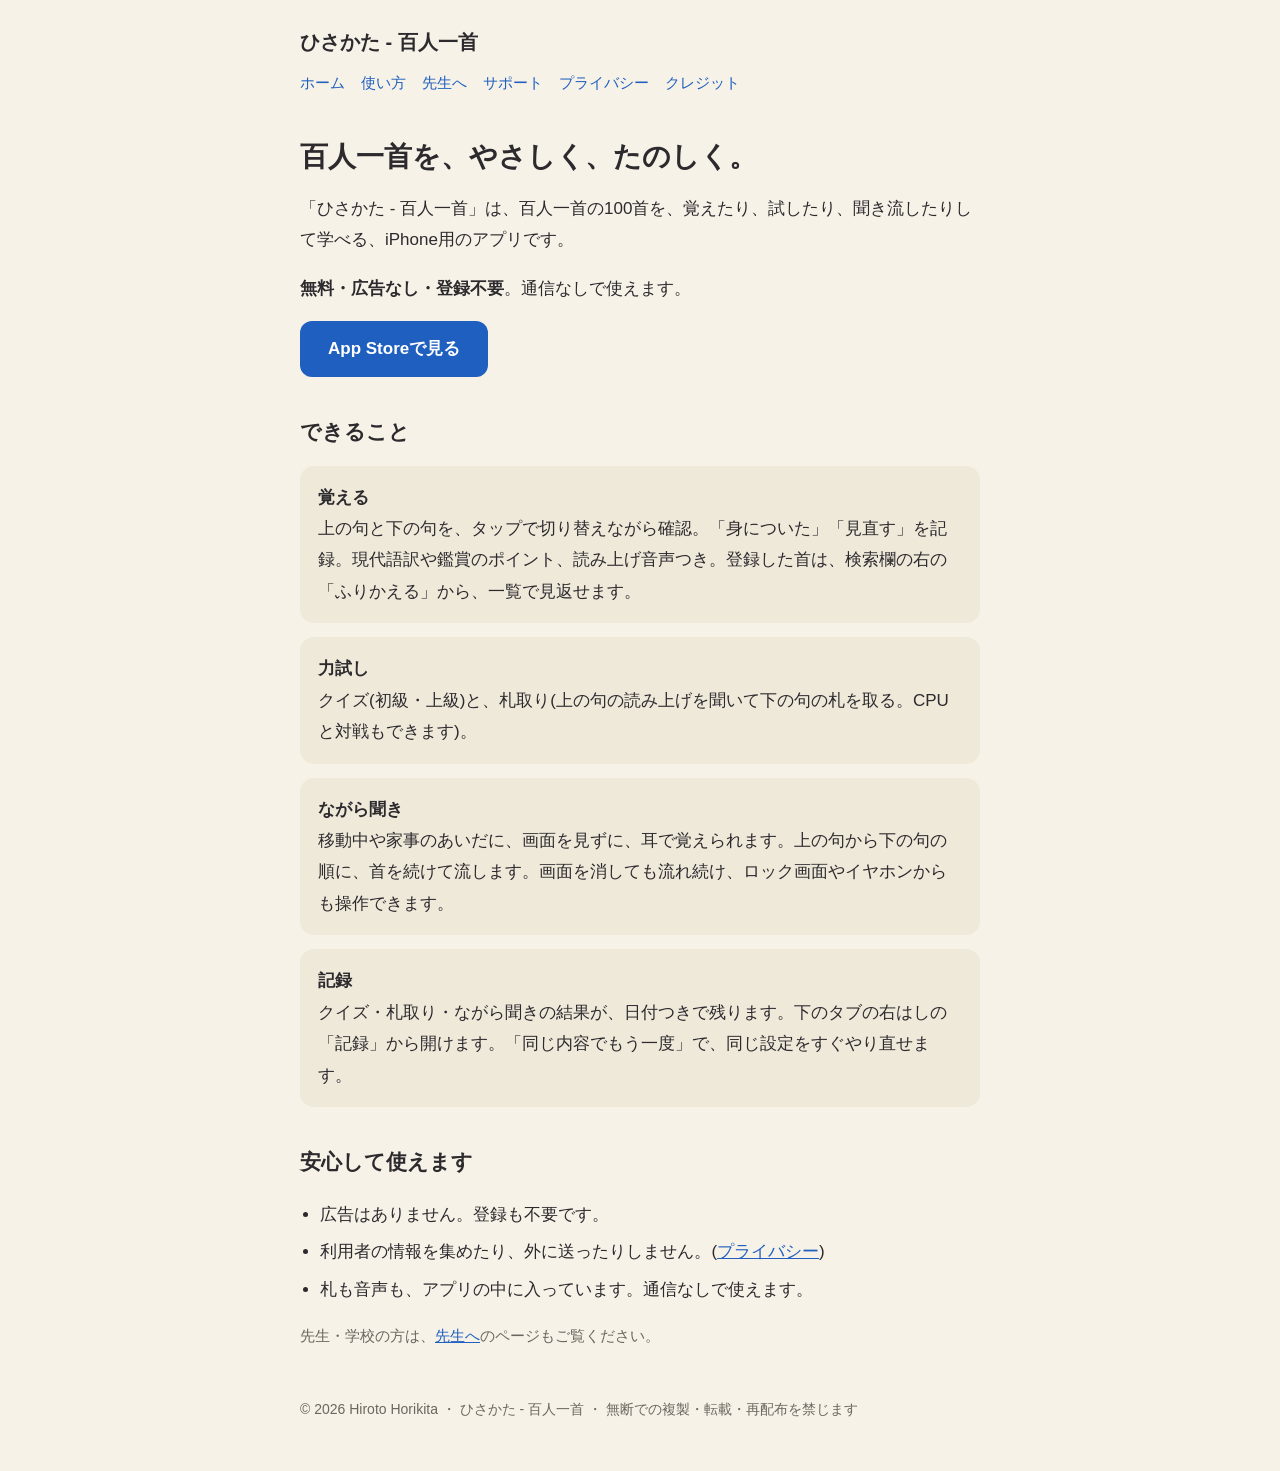
<file: index.html>
<!doctype html>
<html lang="ja"><head><meta charset="utf-8"><meta name="viewport" content="width=device-width,initial-scale=1">
<title>ホーム｜ひさかた - 百人一首</title><link rel="stylesheet" href="style.css"></head>
<body><header><a class="name" href="index.html">ひさかた - 百人一首</a><nav><a href="index.html">ホーム</a><a href="usage.html">使い方</a><a href="teachers.html">先生へ</a><a href="support.html">サポート</a><a href="privacy.html">プライバシー</a><a href="credits.html">クレジット</a></nav></header>
<main>
<h1>百人一首を、やさしく、たのしく。</h1>
<p>「ひさかた - 百人一首」は、百人一首の100首を、覚えたり、試したり、聞き流したりして学べる、iPhone用のアプリです。</p>
<p><strong>無料・広告なし・登録不要</strong>。通信なしで使えます。</p>
<p><a class="btn" href="https://apps.apple.com/jp/app/id6820572790">App Storeで見る</a></p>
<h2>できること</h2>
<div class="card"><strong>覚える</strong><br>上の句と下の句を、タップで切り替えながら確認。「身についた」「見直す」を記録。現代語訳や鑑賞のポイント、読み上げ音声つき。登録した首は、検索欄の右の「ふりかえる」から、一覧で見返せます。</div>
<div class="card"><strong>力試し</strong><br>クイズ(初級・上級)と、札取り(上の句の読み上げを聞いて下の句の札を取る。CPUと対戦もできます)。</div>
<div class="card"><strong>ながら聞き</strong><br>移動中や家事のあいだに、画面を見ずに、耳で覚えられます。上の句から下の句の順に、首を続けて流します。画面を消しても流れ続け、ロック画面やイヤホンからも操作できます。</div>
<div class="card"><strong>記録</strong><br>クイズ・札取り・ながら聞きの結果が、日付つきで残ります。下のタブの右はしの「記録」から開けます。「同じ内容でもう一度」で、同じ設定をすぐやり直せます。</div>
<h2>安心して使えます</h2>
<ul>
<li>広告はありません。登録も不要です。</li>
<li>利用者の情報を集めたり、外に送ったりしません。(<a href="privacy.html">プライバシー</a>)</li>
<li>札も音声も、アプリの中に入っています。通信なしで使えます。</li>
</ul>
<p class="sub">先生・学校の方は、<a href="teachers.html">先生へ</a>のページもご覧ください。</p>
</main>
<footer>© 2026 Hiroto Horikita ・ ひさかた - 百人一首 ・ 無断での複製・転載・再配布を禁じます</footer></body></html>
</file>
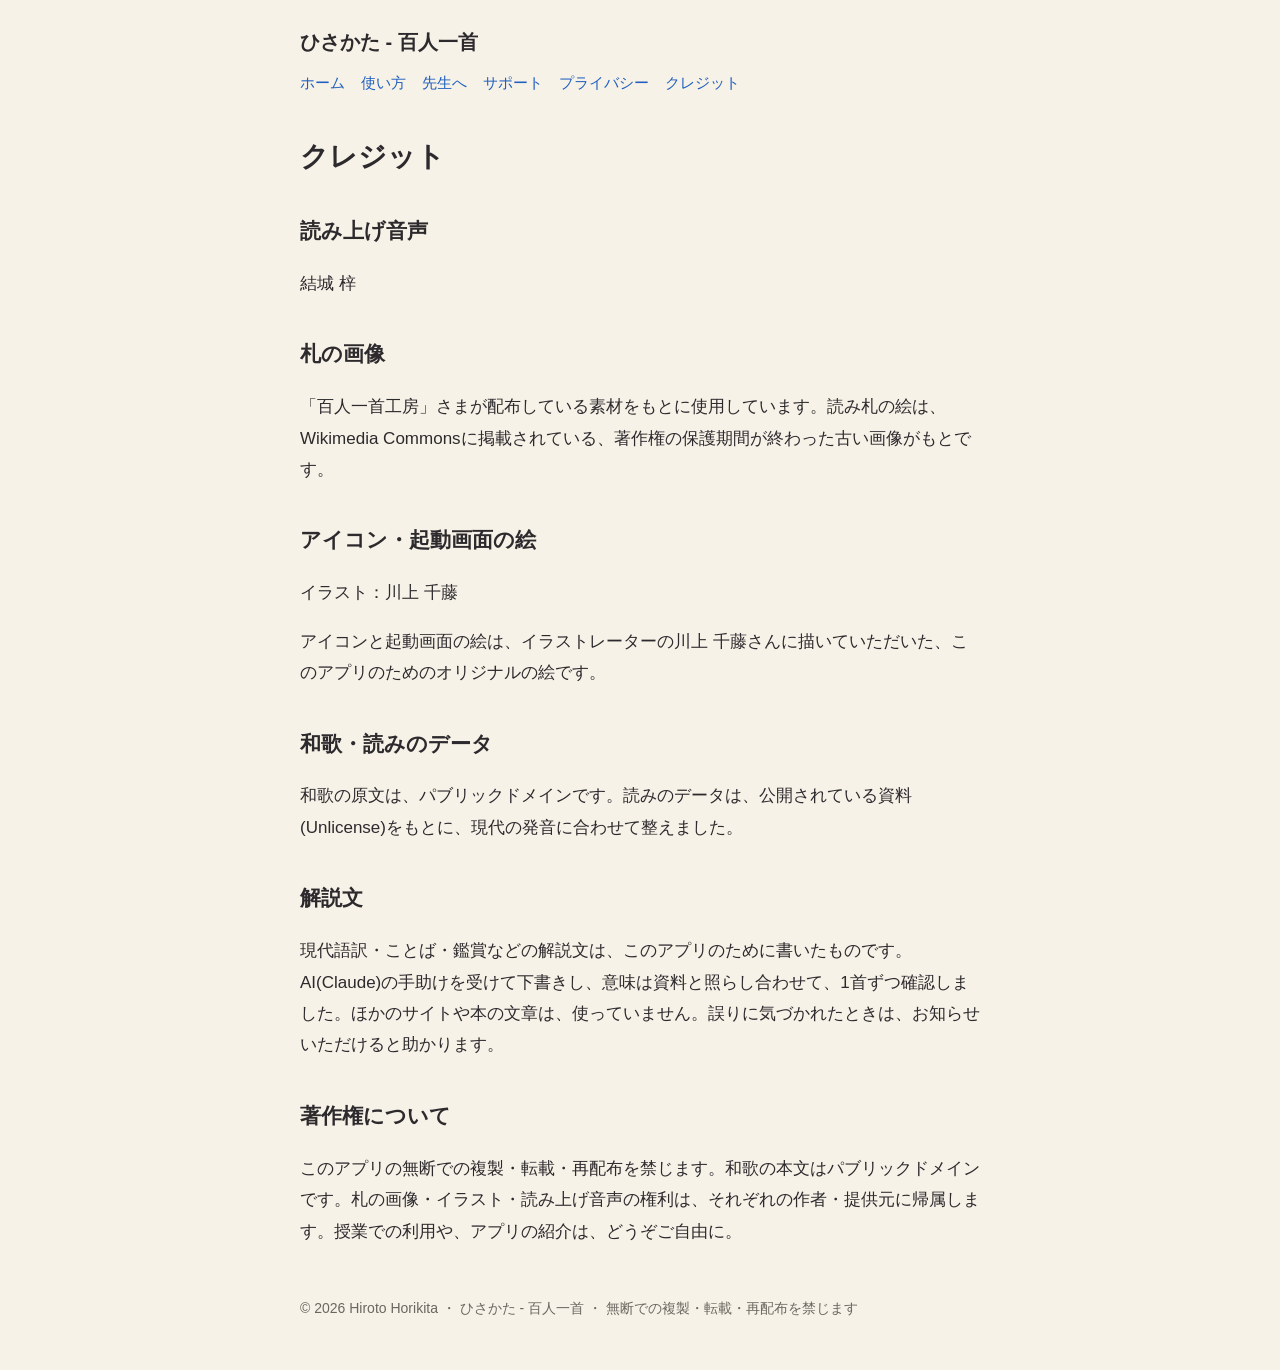
<file: credits.html>
<!doctype html>
<html lang="ja"><head><meta charset="utf-8"><meta name="viewport" content="width=device-width,initial-scale=1">
<title>クレジット｜ひさかた - 百人一首</title><link rel="stylesheet" href="style.css"></head>
<body><header><a class="name" href="index.html">ひさかた - 百人一首</a><nav><a href="index.html">ホーム</a><a href="usage.html">使い方</a><a href="teachers.html">先生へ</a><a href="support.html">サポート</a><a href="privacy.html">プライバシー</a><a href="credits.html">クレジット</a></nav></header>
<main>
<h1>クレジット</h1>
<h2>読み上げ音声</h2>
<p>結城 梓</p>
<h2>札の画像</h2>
<p>「百人一首工房」さまが配布している素材をもとに使用しています。読み札の絵は、Wikimedia Commonsに掲載されている、著作権の保護期間が終わった古い画像がもとです。</p>
<h2>アイコン・起動画面の絵</h2>
<p>イラスト：川上 千藤</p>
<p>アイコンと起動画面の絵は、イラストレーターの川上 千藤さんに描いていただいた、このアプリのためのオリジナルの絵です。</p>
<h2>和歌・読みのデータ</h2>
<p>和歌の原文は、パブリックドメインです。読みのデータは、公開されている資料(Unlicense)をもとに、現代の発音に合わせて整えました。</p>
<h2>解説文</h2>
<p>現代語訳・ことば・鑑賞などの解説文は、このアプリのために書いたものです。AI(Claude)の手助けを受けて下書きし、意味は資料と照らし合わせて、1首ずつ確認しました。ほかのサイトや本の文章は、使っていません。誤りに気づかれたときは、お知らせいただけると助かります。</p>
<h2>著作権について</h2>
<p>このアプリの無断での複製・転載・再配布を禁じます。和歌の本文はパブリックドメインです。札の画像・イラスト・読み上げ音声の権利は、それぞれの作者・提供元に帰属します。授業での利用や、アプリの紹介は、どうぞご自由に。</p>
</main>
<footer>© 2026 Hiroto Horikita ・ ひさかた - 百人一首 ・ 無断での複製・転載・再配布を禁じます</footer></body></html>
</file>
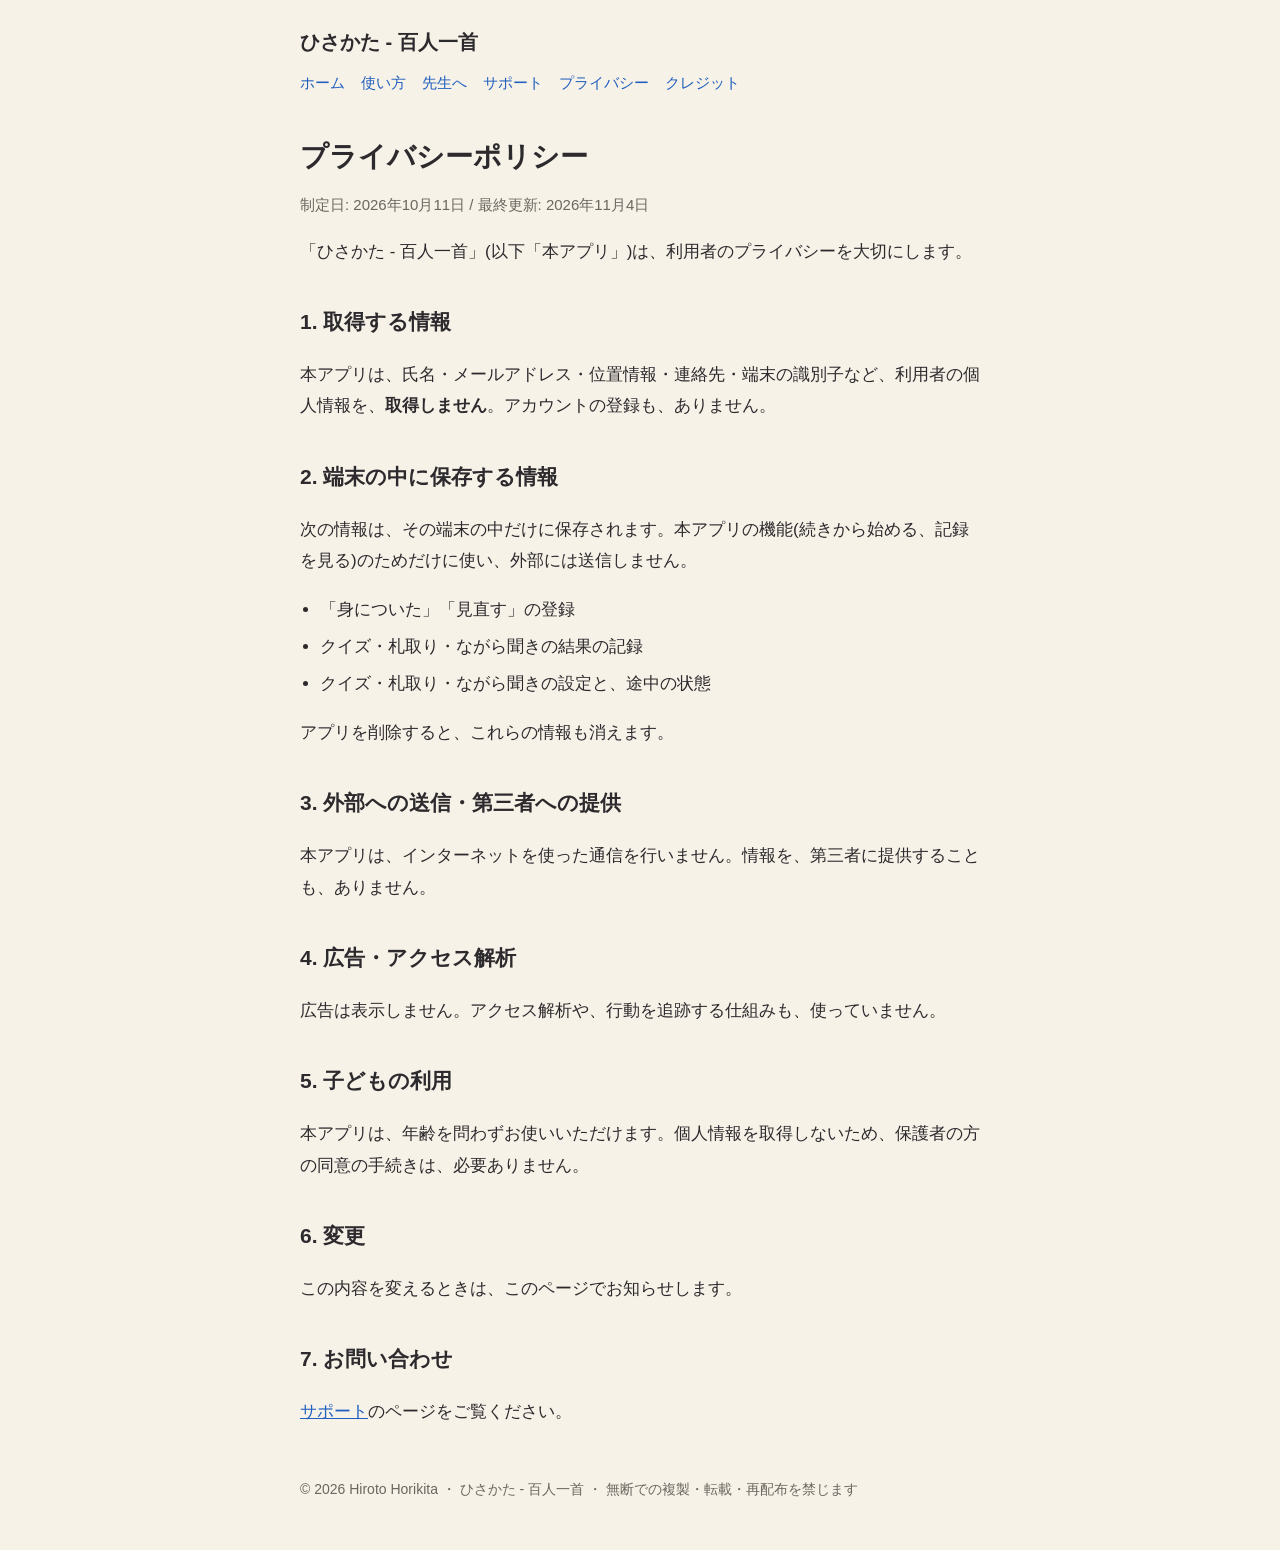
<file: privacy.html>
<!doctype html>
<html lang="ja"><head><meta charset="utf-8"><meta name="viewport" content="width=device-width,initial-scale=1">
<title>プライバシーポリシー｜ひさかた - 百人一首</title><link rel="stylesheet" href="style.css"></head>
<body><header><a class="name" href="index.html">ひさかた - 百人一首</a><nav><a href="index.html">ホーム</a><a href="usage.html">使い方</a><a href="teachers.html">先生へ</a><a href="support.html">サポート</a><a href="privacy.html">プライバシー</a><a href="credits.html">クレジット</a></nav></header>
<main>
<h1>プライバシーポリシー</h1>
<p class="sub">制定日: 2026年10月11日 / 最終更新: 2026年11月4日</p>
<p>「ひさかた - 百人一首」(以下「本アプリ」)は、利用者のプライバシーを大切にします。</p>
<h2>1. 取得する情報</h2>
<p>本アプリは、氏名・メールアドレス・位置情報・連絡先・端末の識別子など、利用者の個人情報を、<strong>取得しません</strong>。アカウントの登録も、ありません。</p>
<h2>2. 端末の中に保存する情報</h2>
<p>次の情報は、その端末の中だけに保存されます。本アプリの機能(続きから始める、記録を見る)のためだけに使い、外部には送信しません。</p>
<ul><li>「身についた」「見直す」の登録</li><li>クイズ・札取り・ながら聞きの結果の記録</li><li>クイズ・札取り・ながら聞きの設定と、途中の状態</li></ul>
<p>アプリを削除すると、これらの情報も消えます。</p>
<h2>3. 外部への送信・第三者への提供</h2>
<p>本アプリは、インターネットを使った通信を行いません。情報を、第三者に提供することも、ありません。</p>
<h2>4. 広告・アクセス解析</h2>
<p>広告は表示しません。アクセス解析や、行動を追跡する仕組みも、使っていません。</p>
<h2>5. 子どもの利用</h2>
<p>本アプリは、年齢を問わずお使いいただけます。個人情報を取得しないため、保護者の方の同意の手続きは、必要ありません。</p>
<h2>6. 変更</h2>
<p>この内容を変えるときは、このページでお知らせします。</p>
<h2>7. お問い合わせ</h2>
<p><a href="support.html">サポート</a>のページをご覧ください。</p>
</main>
<footer>© 2026 Hiroto Horikita ・ ひさかた - 百人一首 ・ 無断での複製・転載・再配布を禁じます</footer></body></html>
</file>
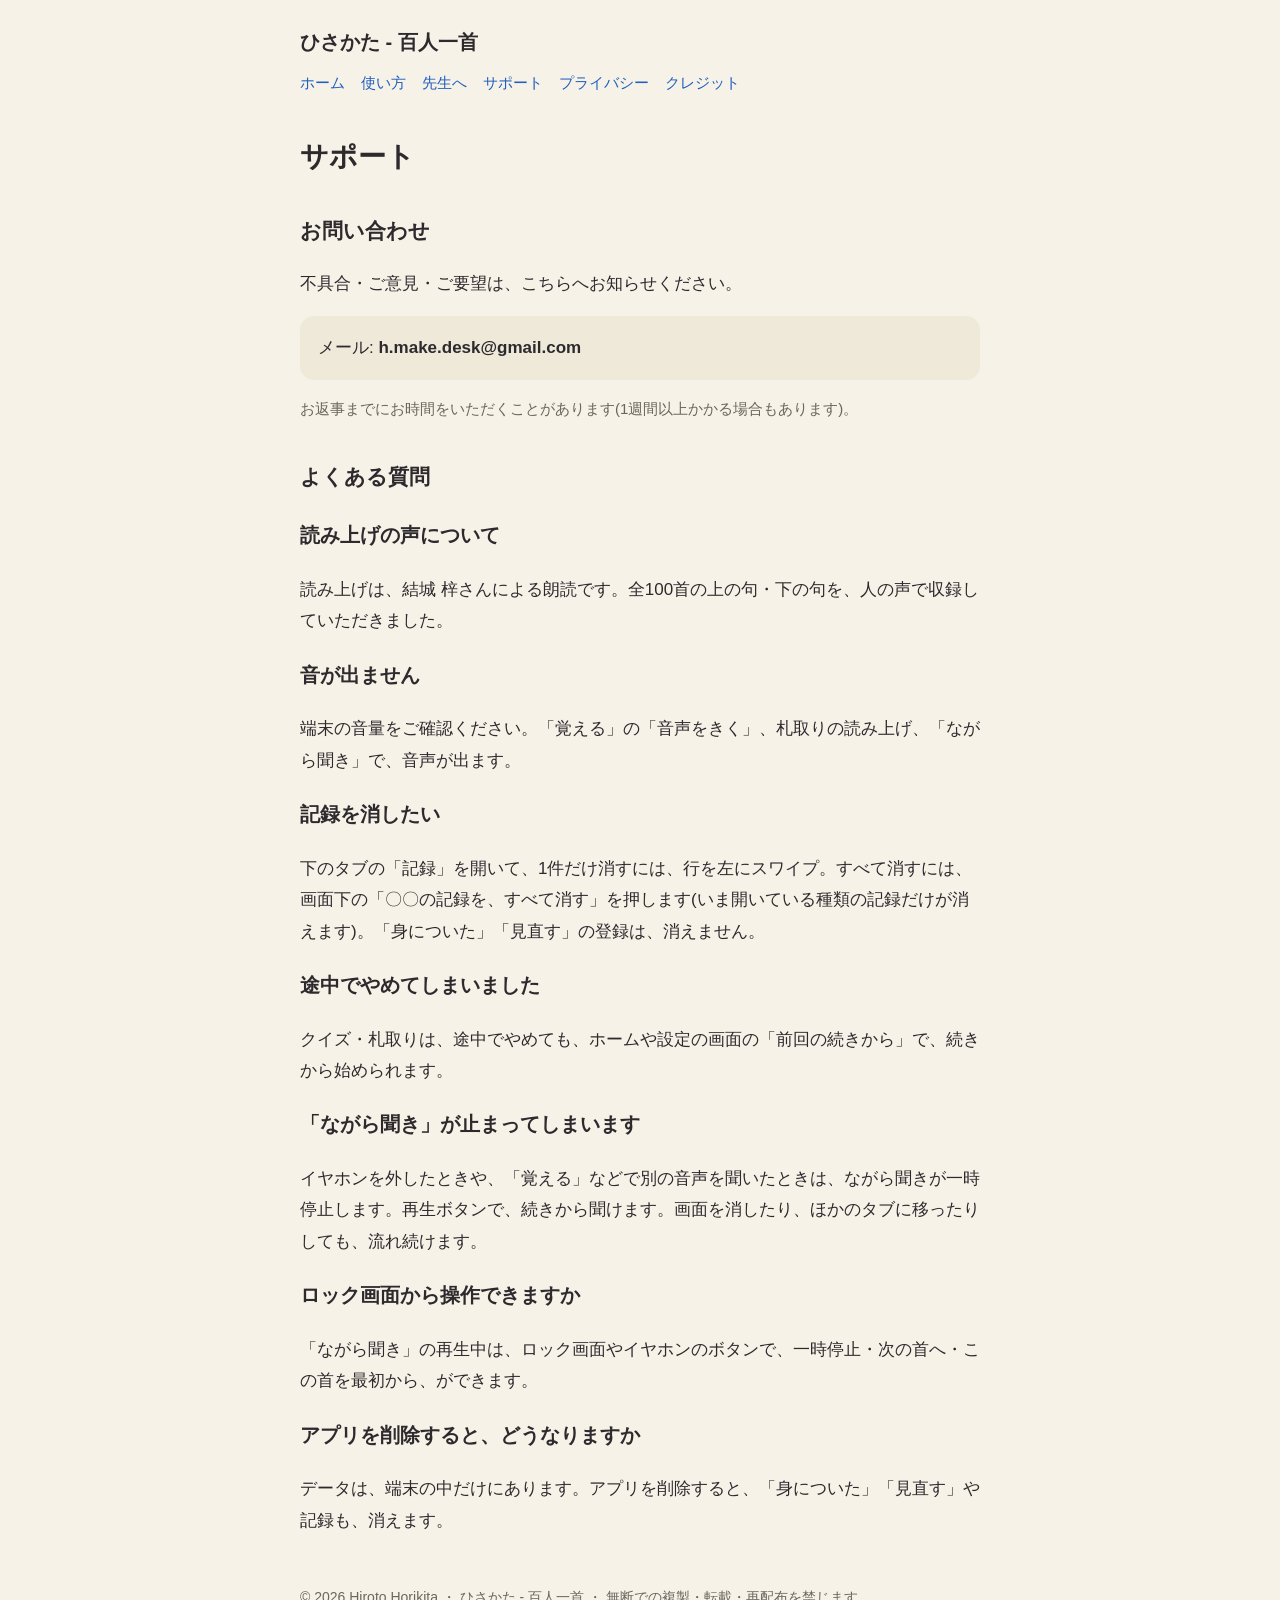
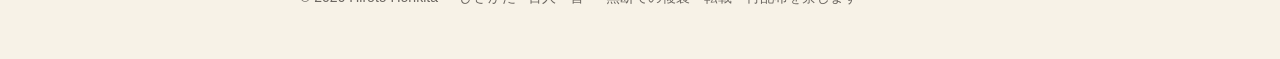
<file: support.html>
<!doctype html>
<html lang="ja"><head><meta charset="utf-8"><meta name="viewport" content="width=device-width,initial-scale=1">
<title>サポート｜ひさかた - 百人一首</title><link rel="stylesheet" href="style.css"></head>
<body><header><a class="name" href="index.html">ひさかた - 百人一首</a><nav><a href="index.html">ホーム</a><a href="usage.html">使い方</a><a href="teachers.html">先生へ</a><a href="support.html">サポート</a><a href="privacy.html">プライバシー</a><a href="credits.html">クレジット</a></nav></header>
<main>
<h1>サポート</h1>
<h2>お問い合わせ</h2>
<p>不具合・ご意見・ご要望は、こちらへお知らせください。</p>
<div class="card">メール: <strong>h.make.desk@gmail.com</strong></div>
<p class="sub">お返事までにお時間をいただくことがあります(1週間以上かかる場合もあります)。</p>
<h2>よくある質問</h2>
<h3>読み上げの声について</h3><p>読み上げは、結城 梓さんによる朗読です。全100首の上の句・下の句を、人の声で収録していただきました。</p>
<h3>音が出ません</h3><p>端末の音量をご確認ください。「覚える」の「音声をきく」、札取りの読み上げ、「ながら聞き」で、音声が出ます。</p>
<h3>記録を消したい</h3><p>下のタブの「記録」を開いて、1件だけ消すには、行を左にスワイプ。すべて消すには、画面下の「〇〇の記録を、すべて消す」を押します(いま開いている種類の記録だけが消えます)。「身についた」「見直す」の登録は、消えません。</p>
<h3>途中でやめてしまいました</h3><p>クイズ・札取りは、途中でやめても、ホームや設定の画面の「前回の続きから」で、続きから始められます。</p>
<h3>「ながら聞き」が止まってしまいます</h3><p>イヤホンを外したときや、「覚える」などで別の音声を聞いたときは、ながら聞きが一時停止します。再生ボタンで、続きから聞けます。画面を消したり、ほかのタブに移ったりしても、流れ続けます。</p>
<h3>ロック画面から操作できますか</h3><p>「ながら聞き」の再生中は、ロック画面やイヤホンのボタンで、一時停止・次の首へ・この首を最初から、ができます。</p>
<h3>アプリを削除すると、どうなりますか</h3><p>データは、端末の中だけにあります。アプリを削除すると、「身についた」「見直す」や記録も、消えます。</p>
</main>
<footer>© 2026 Hiroto Horikita ・ ひさかた - 百人一首 ・ 無断での複製・転載・再配布を禁じます</footer></body></html>
</file>
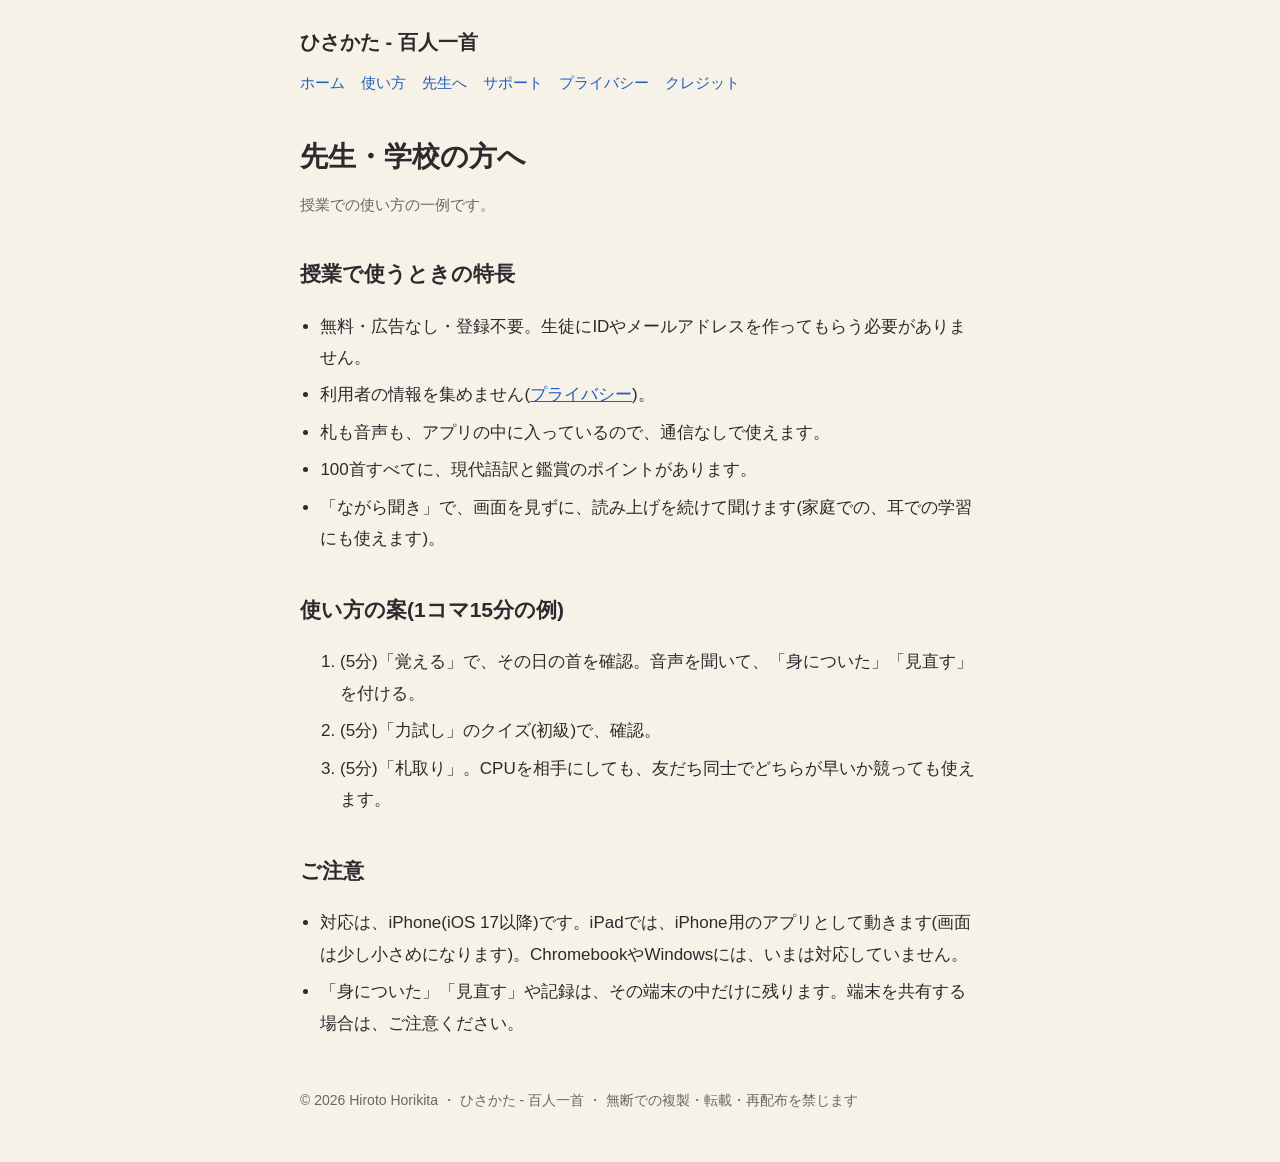
<file: teachers.html>
<!doctype html>
<html lang="ja"><head><meta charset="utf-8"><meta name="viewport" content="width=device-width,initial-scale=1">
<title>先生へ｜ひさかた - 百人一首</title><link rel="stylesheet" href="style.css"></head>
<body><header><a class="name" href="index.html">ひさかた - 百人一首</a><nav><a href="index.html">ホーム</a><a href="usage.html">使い方</a><a href="teachers.html">先生へ</a><a href="support.html">サポート</a><a href="privacy.html">プライバシー</a><a href="credits.html">クレジット</a></nav></header>
<main>
<h1>先生・学校の方へ</h1>
<p class="sub">授業での使い方の一例です。</p>
<h2>授業で使うときの特長</h2>
<ul>
<li>無料・広告なし・登録不要。生徒にIDやメールアドレスを作ってもらう必要がありません。</li>
<li>利用者の情報を集めません(<a href="privacy.html">プライバシー</a>)。</li>
<li>札も音声も、アプリの中に入っているので、通信なしで使えます。</li>
<li>100首すべてに、現代語訳と鑑賞のポイントがあります。</li>
<li>「ながら聞き」で、画面を見ずに、読み上げを続けて聞けます(家庭での、耳での学習にも使えます)。</li>
</ul>
<h2>使い方の案(1コマ15分の例)</h2>
<ol>
<li>(5分)「覚える」で、その日の首を確認。音声を聞いて、「身についた」「見直す」を付ける。</li>
<li>(5分)「力試し」のクイズ(初級)で、確認。</li>
<li>(5分)「札取り」。CPUを相手にしても、友だち同士でどちらが早いか競っても使えます。</li>
</ol>
<h2>ご注意</h2>
<ul>
<li>対応は、iPhone(iOS 17以降)です。iPadでは、iPhone用のアプリとして動きます(画面は少し小さめになります)。ChromebookやWindowsには、いまは対応していません。</li>
<li>「身についた」「見直す」や記録は、その端末の中だけに残ります。端末を共有する場合は、ご注意ください。</li>
</ul>
</main>
<footer>© 2026 Hiroto Horikita ・ ひさかた - 百人一首 ・ 無断での複製・転載・再配布を禁じます</footer></body></html>
</file>
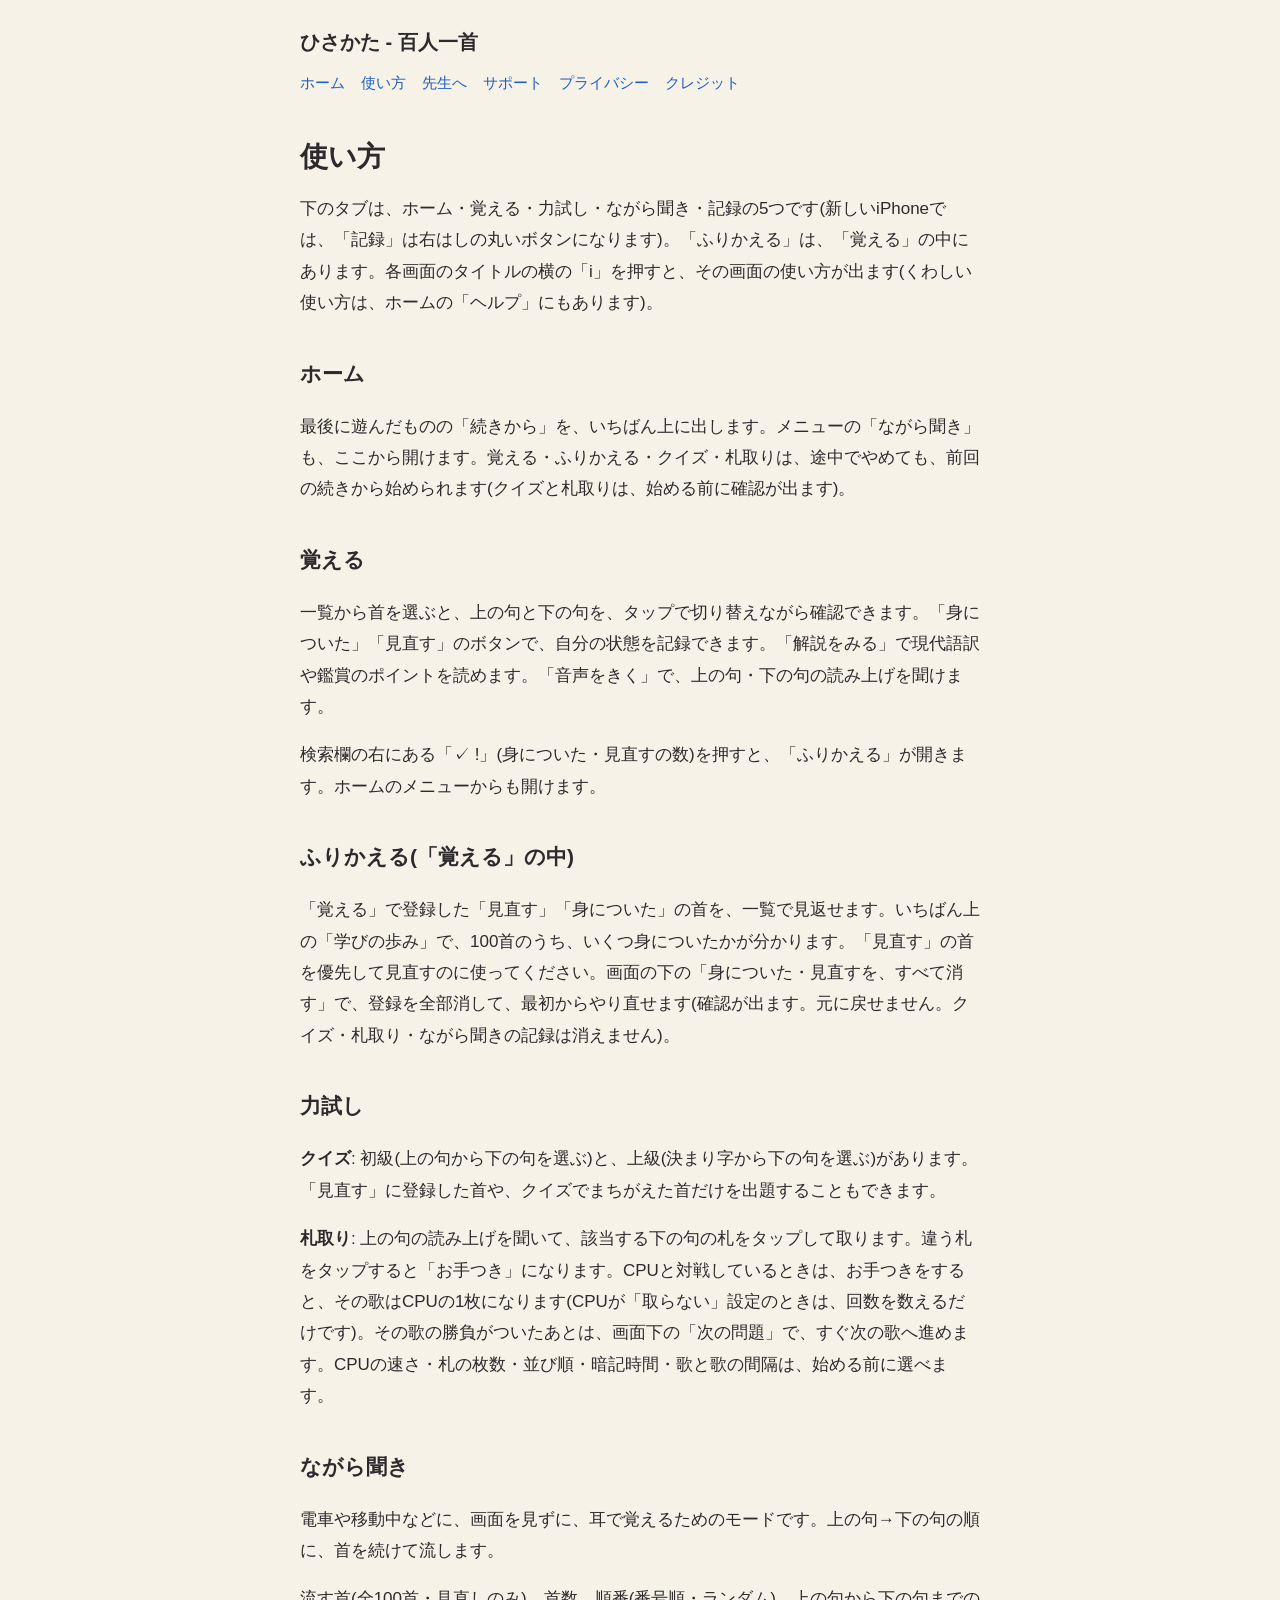
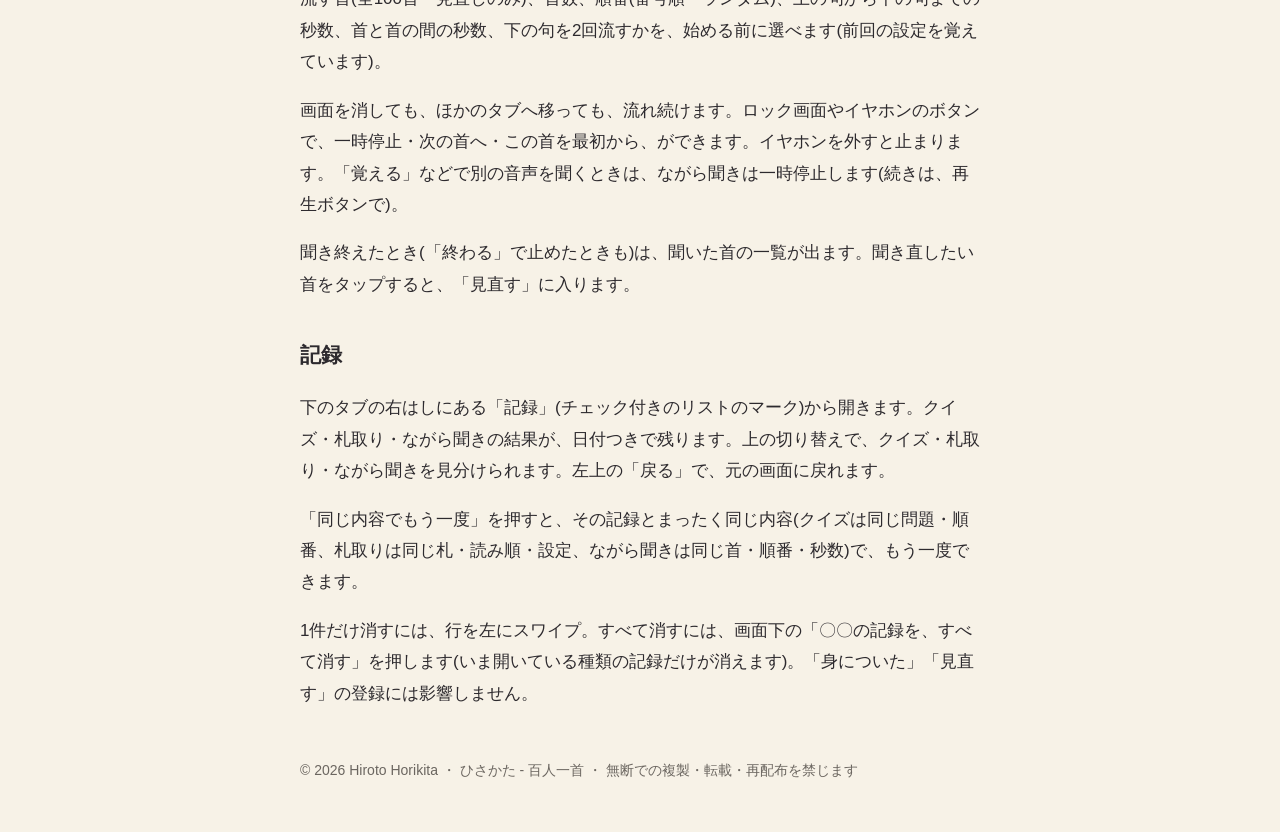
<file: usage.html>
<!doctype html>
<html lang="ja"><head><meta charset="utf-8"><meta name="viewport" content="width=device-width,initial-scale=1">
<title>使い方｜ひさかた - 百人一首</title><link rel="stylesheet" href="style.css"></head>
<body><header><a class="name" href="index.html">ひさかた - 百人一首</a><nav><a href="index.html">ホーム</a><a href="usage.html">使い方</a><a href="teachers.html">先生へ</a><a href="support.html">サポート</a><a href="privacy.html">プライバシー</a><a href="credits.html">クレジット</a></nav></header>
<main>
<h1>使い方</h1>
<p>下のタブは、ホーム・覚える・力試し・ながら聞き・記録の5つです(新しいiPhoneでは、「記録」は右はしの丸いボタンになります)。「ふりかえる」は、「覚える」の中にあります。各画面のタイトルの横の「i」を押すと、その画面の使い方が出ます(くわしい使い方は、ホームの「ヘルプ」にもあります)。</p>
<h2>ホーム</h2><p>最後に遊んだものの「続きから」を、いちばん上に出します。メニューの「ながら聞き」も、ここから開けます。覚える・ふりかえる・クイズ・札取りは、途中でやめても、前回の続きから始められます(クイズと札取りは、始める前に確認が出ます)。</p>
<h2>覚える</h2><p>一覧から首を選ぶと、上の句と下の句を、タップで切り替えながら確認できます。「身についた」「見直す」のボタンで、自分の状態を記録できます。「解説をみる」で現代語訳や鑑賞のポイントを読めます。「音声をきく」で、上の句・下の句の読み上げを聞けます。</p>
<p>検索欄の右にある「✓ !」(身についた・見直すの数)を押すと、「ふりかえる」が開きます。ホームのメニューからも開けます。</p>
<h2>ふりかえる(「覚える」の中)</h2><p>「覚える」で登録した「見直す」「身についた」の首を、一覧で見返せます。いちばん上の「学びの歩み」で、100首のうち、いくつ身についたかが分かります。「見直す」の首を優先して見直すのに使ってください。画面の下の「身についた・見直すを、すべて消す」で、登録を全部消して、最初からやり直せます(確認が出ます。元に戻せません。クイズ・札取り・ながら聞きの記録は消えません)。</p>
<h2>力試し</h2>
<p><strong>クイズ</strong>: 初級(上の句から下の句を選ぶ)と、上級(決まり字から下の句を選ぶ)があります。「見直す」に登録した首や、クイズでまちがえた首だけを出題することもできます。</p>
<p><strong>札取り</strong>: 上の句の読み上げを聞いて、該当する下の句の札をタップして取ります。違う札をタップすると「お手つき」になります。CPUと対戦しているときは、お手つきをすると、その歌はCPUの1枚になります(CPUが「取らない」設定のときは、回数を数えるだけです)。その歌の勝負がついたあとは、画面下の「次の問題」で、すぐ次の歌へ進めます。CPUの速さ・札の枚数・並び順・暗記時間・歌と歌の間隔は、始める前に選べます。</p>
<h2>ながら聞き</h2>
<p>電車や移動中などに、画面を見ずに、耳で覚えるためのモードです。上の句→下の句の順に、首を続けて流します。</p>
<p>流す首(全100首・見直しのみ)、首数、順番(番号順・ランダム)、上の句から下の句までの秒数、首と首の間の秒数、下の句を2回流すかを、始める前に選べます(前回の設定を覚えています)。</p>
<p>画面を消しても、ほかのタブへ移っても、流れ続けます。ロック画面やイヤホンのボタンで、一時停止・次の首へ・この首を最初から、ができます。イヤホンを外すと止まります。「覚える」などで別の音声を聞くときは、ながら聞きは一時停止します(続きは、再生ボタンで)。</p>
<p>聞き終えたとき(「終わる」で止めたときも)は、聞いた首の一覧が出ます。聞き直したい首をタップすると、「見直す」に入ります。</p>
<h2>記録</h2>
<p>下のタブの右はしにある「記録」(チェック付きのリストのマーク)から開きます。クイズ・札取り・ながら聞きの結果が、日付つきで残ります。上の切り替えで、クイズ・札取り・ながら聞きを見分けられます。左上の「戻る」で、元の画面に戻れます。</p>
<p>「同じ内容でもう一度」を押すと、その記録とまったく同じ内容(クイズは同じ問題・順番、札取りは同じ札・読み順・設定、ながら聞きは同じ首・順番・秒数)で、もう一度できます。</p>
<p>1件だけ消すには、行を左にスワイプ。すべて消すには、画面下の「〇〇の記録を、すべて消す」を押します(いま開いている種類の記録だけが消えます)。「身についた」「見直す」の登録には影響しません。</p>
</main>
<footer>© 2026 Hiroto Horikita ・ ひさかた - 百人一首 ・ 無断での複製・転載・再配布を禁じます</footer></body></html>
</file>
<file: style.css>
/* ひさかた - 百人一首 HP(GitHub Pagesにそのまま置ける、静的なページ) */
:root{--paper:#f7f2e7;--face:#efe9da;--ink:#2d2a2e;--sub:#6b6660;--accent:#1f5fbf;}
@media(prefers-color-scheme:dark){:root{--paper:#1c1b1d;--face:#2a292c;--ink:#ece8e0;--sub:#a29d95;--accent:#7aa7ee;}}
*{box-sizing:border-box}
body{margin:0;background:var(--paper);color:var(--ink);font-family:-apple-system,"Hiragino Sans","Noto Sans JP",sans-serif;line-height:1.85;font-size:17px}
header,main,footer{max-width:720px;margin:0 auto;padding:0 20px}
header{padding-top:24px;padding-bottom:8px}
header .name{font-weight:700;font-size:20px;color:var(--ink);text-decoration:none}
nav{display:flex;flex-wrap:wrap;gap:4px 16px;margin-top:8px;font-size:15px}
nav a{color:var(--accent);text-decoration:none}
h1{font-size:28px;line-height:1.4;margin:32px 0 8px}
h2{font-size:21px;margin:36px 0 8px}
p,li{color:var(--ink)} .sub{color:var(--sub);font-size:15px}
ul{padding-left:1.2em} li{margin:6px 0}
.card{background:var(--face);border-radius:14px;padding:16px 18px;margin:14px 0}
.draft{background:var(--face);border-radius:10px;padding:10px 14px;font-size:14px;color:var(--sub);margin:16px 0}
.btn{display:inline-block;background:var(--accent);color:#fff;font-weight:700;border-radius:12px;padding:12px 28px;text-decoration:none}
a{color:var(--accent)}
footer{padding-top:32px;padding-bottom:48px;color:var(--sub);font-size:14px}
</file>
